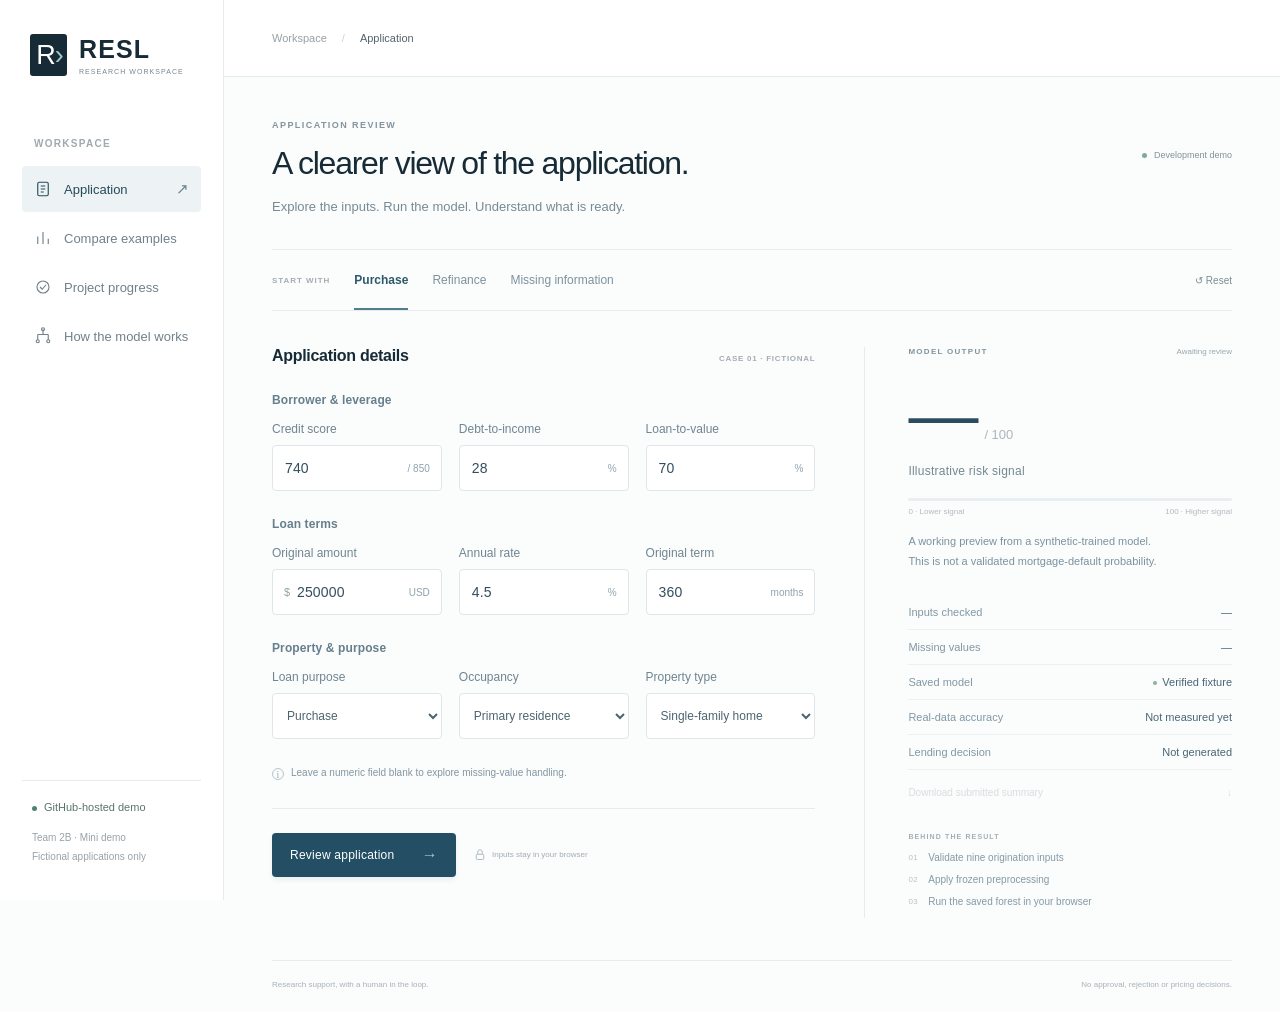
<file: index.html>
<!doctype html>
<html lang="en">
<head>
  <meta charset="utf-8"><meta name="viewport" content="width=device-width,initial-scale=1">
  <title>RESL — Application workspace</title>
  <link rel="stylesheet" href="./assets/app.css?v=df916734baf0"><script type="module" src="./assets/app.js?v=18d4ab597427"></script>
</head>
<body>
  <aside class="sidebar">
    <a class="brand" href="#application" aria-label="RESL home"><span class="brand-mark">R<span>›</span></span><span>RESL<span class="brand-sub">RESEARCH WORKSPACE</span></span></a>
    <div class="nav-label">WORKSPACE</div>
    <nav aria-label="Main navigation">
      <button class="nav-item active" data-view="application"><svg viewBox="0 0 24 24" aria-hidden="true"><rect x="5" y="3" width="14" height="18" rx="2"/><path d="M9 8h6M9 12h6M9 16h4"/></svg>Application<span class="nav-arrow">↗</span></button>
      <button class="nav-item" data-view="comparison"><svg viewBox="0 0 24 24" aria-hidden="true"><path d="M5 20V10M12 20V4M19 20v-7"/></svg>Compare examples</button>
      <button class="nav-item" data-view="progress"><svg viewBox="0 0 24 24" aria-hidden="true"><circle cx="12" cy="12" r="8"/><path d="m8 12 3 3 5-6"/></svg>Project progress</button>
      <button class="nav-item" data-view="model"><svg viewBox="0 0 24 24" aria-hidden="true"><path d="M12 3v7M5 10h14M5 10v7M19 10v7"/><circle cx="12" cy="3" r="2"/><circle cx="5" cy="19" r="2"/><circle cx="19" cy="19" r="2"/></svg>How the model works</button>
    </nav>
    <div class="sidebar-bottom"><span class="status-dot"></span><span>GitHub-hosted demo</span><p>Team 2B · Mini demo<br>Fictional applications only</p></div>
  </aside>

  <main>
    <header class="topbar"><div class="breadcrumb">Workspace<span>/</span><strong id="breadcrumb-current">Application</strong></div></header>
    <div class="page-content">
      <section id="application-view" class="view">
        <div class="page-heading"><div><p class="eyebrow">APPLICATION REVIEW</p><h1>A clearer view of the application.</h1><p class="intro">Explore the inputs. Run the model. Understand what is ready.</p></div><span class="demo-label"><span></span>Development demo</span></div>
        <div class="scenario-strip"><span class="scenario-label">START WITH</span><div class="scenario-options" id="scenario-options" role="group" aria-label="Choose a fictional scenario"><button class="scenario active" data-scenario="Purchase example">Purchase</button><button class="scenario" data-scenario="Refinance example">Refinance</button><button class="scenario" data-scenario="Missing credit score">Missing information</button></div><button id="reset-inputs" class="text-button">↺ Reset</button></div>

        <div class="workspace">
          <form id="application-form" novalidate>
            <div class="section-heading"><h2>Application details</h2><span id="case-label">CASE 01 · FICTIONAL</span></div>
            <div class="form-section"><h3>Borrower & leverage</h3><div class="field-grid">
              <label class="field">Credit score<div class="input-wrap"><input name="credit_score" inputmode="numeric" autocomplete="off" aria-label="Credit score"><span class="input-unit">/ 850</span></div></label>
              <label class="field">Debt-to-income<div class="input-wrap"><input name="dti" inputmode="decimal" autocomplete="off" aria-label="Debt-to-income ratio"><span class="input-unit">%</span></div></label>
              <label class="field">Loan-to-value<div class="input-wrap"><input name="ltv" inputmode="decimal" autocomplete="off" aria-label="Loan-to-value ratio"><span class="input-unit">%</span></div></label>
            </div></div>
            <div class="form-section"><h3>Loan terms</h3><div class="field-grid">
              <label class="field">Original amount<div class="input-wrap"><span class="input-prefix">$</span><input name="original_balance" inputmode="decimal" autocomplete="off" aria-label="Original loan amount in USD" class="with-prefix"><span class="input-unit">USD</span></div></label>
              <label class="field">Annual rate<div class="input-wrap"><input name="original_rate" inputmode="decimal" autocomplete="off" aria-label="Original annual interest rate"><span class="input-unit">%</span></div></label>
              <label class="field">Original term<div class="input-wrap"><input name="original_term" inputmode="numeric" autocomplete="off" aria-label="Original loan term"><span class="input-unit">months</span></div></label>
            </div></div>
            <div class="form-section"><h3>Property & purpose</h3><div class="field-grid">
              <label class="field">Loan purpose<select name="loan_purpose" aria-label="Loan purpose"></select></label>
              <label class="field">Occupancy<select name="occupancy" aria-label="Occupancy"></select></label>
              <label class="field">Property type<select name="property_type" aria-label="Property type"></select></label>
            </div></div>
            <p class="field-note"><span>i</span> Leave a numeric field blank to explore missing-value handling.</p>
            <p class="form-error" id="form-error" role="alert" hidden></p>
            <div class="form-actions"><button class="primary-button" id="run-button" type="submit">Review application <span>→</span></button><span class="privacy-note"><svg viewBox="0 0 16 16" aria-hidden="true"><rect x="3" y="7" width="10" height="7" rx="1.5"/><path d="M5 7V4a3 3 0 0 1 6 0v3"/></svg>Inputs stay in your browser</span></div>
          </form>

          <aside class="output-panel" aria-label="Model output">
            <div class="output-heading"><span class="eyebrow">MODEL OUTPUT</span><span id="result-state" class="result-state">Awaiting review</span></div>
            <div class="score-line" aria-live="polite"><span id="score">—</span><span class="score-unit">/ 100</span></div>
            <h2 class="score-label">Illustrative risk signal</h2>
            <div class="score-track"><span id="score-fill"></span></div><div class="scale-labels"><span>0 · Lower signal</span><span>100 · Higher signal</span></div>
            <p class="score-description">A working preview from a synthetic-trained model.<br>This is not a validated mortgage-default probability.</p>
            <dl class="result-details"><div><dt>Inputs checked</dt><dd id="checked-count">—</dd></div><div><dt>Missing values</dt><dd id="missing-count">—</dd></div><div><dt>Saved model</dt><dd><span class="verified-dot"></span>Verified fixture</dd></div><div><dt>Real-data accuracy</dt><dd>Not measured yet</dd></div><div><dt>Lending decision</dt><dd>Not generated</dd></div></dl>
            <p id="missing-note" class="missing-note" hidden></p>
            <button id="download-result" class="text-button download-link" disabled>Download submitted summary <span>↓</span></button>
            <div class="pipeline"><span class="eyebrow">BEHIND THE RESULT</span><ol><li><span>01</span>Validate nine origination inputs</li><li><span>02</span>Apply frozen preprocessing</li><li><span>03</span>Run the saved forest in your browser</li></ol></div>
          </aside>
        </div>
        <footer class="page-footer"><span>Research support, with a human in the loop.</span><span>No approval, rejection or pricing decisions.</span></footer>
      </section>

      <section id="comparison-view" class="view" hidden>
        <div class="page-heading"><div><p class="eyebrow">MODEL EXPLORATION</p><h1>Three cases. One saved model.</h1><p class="intro">Compare fictional applications using the same verified development package.</p></div><span class="demo-label"><span></span>Synthetic examples</span></div>
        <div class="comparison-header"><h2>Example comparison</h2><span>ILLUSTRATIVE SCORES · NOT RISK BANDS</span></div>
        <div class="table-scroll"><table class="comparison-table"><thead><tr><th>Fictional application</th><th>Credit score</th><th>DTI</th><th>LTV</th><th>Demo signal / 100</th><th></th></tr></thead><tbody id="comparison-body"></tbody></table></div>
        <p class="comparison-note">Each case differs in several inputs. Score differences are not causal feature explanations or validated lending recommendations.</p>
        <div class="editorial-note"><span class="eyebrow">WHY THIS MATTERS</span><h2>A repeatable flow, from inputs to output.</h2><p>Each example uses the same input checks, saved preprocessing and forest. The interface is working; evaluating performance on the accepted mortgage cohort is the next research step.</p></div>
      </section>

      <section id="progress-view" class="view" hidden>
        <div class="page-heading"><div><p class="eyebrow">PROJECT PROGRESS</p><h1>Built to demonstrate. Ready to evolve.</h1><p class="intro">A clear separation between working software and the remaining research.</p></div></div>
        <div class="progress-layout"><div class="milestones"><article><span class="milestone-number complete">01</span><div><span class="milestone-status">IMPLEMENTED & MERGED</span><h2>Source acquisition & reader</h2><p>Access records, archive integrity checks and streaming source-file profiling are in the repository. Licensed loan records remain outside public GitHub.</p></div></article><article><span class="milestone-number complete">02</span><div><span class="milestone-status">WORKING IN THIS DEMO</span><h2>The application flow</h2><p>Nine input fields, validation, a verified saved development model, local inference and explicit missing-data handling.</p></div></article><article><span class="milestone-number">03</span><div><span class="milestone-status pending">NEXT RESEARCH STEP</span><h2>Actual mortgage evaluation</h2><p>Finalize timing, dates, labels and splits. Compare candidates on common validation loans, calibrate the selected model and evaluate the untouched final test.</p></div></article></div><aside class="scope-note"><span class="eyebrow">TODAY'S SCOPE</span><h2>Demonstrate the workflow.<br>Keep the claims precise.</h2><p>The bundled forest was trained on invented software fixtures. This app does not access the licensed source files and makes no lending decision.</p><a href="https://github.com/HazimAli07/resl-capstone" target="_blank" rel="noreferrer">View project repository ↗</a></aside></div>
      </section>
      <section id="model-view" class="view" hidden>
        <div class="page-heading"><div><p class="eyebrow">THE MODEL, EXPLAINED</p><h1>Many small trees. One combined output.</h1><p class="intro">The demo uses a random forest. Here is what that means in plain language.</p></div></div>
        <div class="model-explanation"><article><span class="eyebrow">01 · WHAT GOES IN</span><h2>Nine pieces of loan information.</h2><p>Credit score, debt-to-income, loan-to-value, original loan amount, interest rate, term, purpose, occupancy and property type. Future repayment information is kept out of these inputs.</p><p>Debt-to-income compares debt payments with income. Loan-to-value compares the loan amount with the property value.</p></article><article><span class="eyebrow">02 · HOW IT CALCULATES</span><h2><span id="model-tree-count">—</span> small decision trees.</h2><p>A tree follows learned questions about the inputs until it reaches an output. The forest runs all its trees, averages their outputs, then multiplies that average by 100 for the displayed signal.</p><p id="model-math" class="model-math"></p></article><article><span class="eyebrow">03 · WHAT IT MEANS TODAY</span><h2>A working calculation, still a development model.</h2><p>This saved forest was trained on <strong><span id="model-training-count">—</span> fictional loans</strong>. A lower signal means a smaller model output for the fictional example. It is not a credit score, an accuracy percentage or a measured chance of default.</p><p>The real-data model still needs accepted timing, labels and splits, then training and evaluation on mortgage records. Real-mortgage accuracy has not been measured yet.</p></article></div>
        <div class="editorial-note"><span class="eyebrow">THE RESEARCH GOAL</span><h2>Study future mortgage problems using earlier information.</h2><p>The proposed research target is serious delinquency, foreclosure or REO within a 24-month window. The source date and outcome rules still need acceptance before real-data experiments. The app supports research and human review; it does not approve or reject a loan.</p></div>
      </section>
    </div>
  </main>

</body>
</html>
</file>
<file: assets/app.css>
:root{--ink:#172b37;--muted:#79858d;--line:#e7ebed;--blue:#214c63;--accent:#3e7b87;--canvas:#fbfcfc;--green:#4d8375;--sidebar:224px;font-family:-apple-system,BlinkMacSystemFont,"Segoe UI",sans-serif;color:var(--ink);background:var(--canvas);font-synthesis:none}
*{box-sizing:border-box}body{margin:0;font-size:14px;-webkit-font-smoothing:antialiased}button,input,select{font:inherit}button,a,input,select{-webkit-tap-highlight-color:transparent}button,a{touch-action:manipulation}button{cursor:pointer}a{color:inherit;text-decoration:none}button:focus-visible,a:focus-visible{outline:2px solid var(--accent);outline-offset:4px}[hidden]{display:none!important}
.sidebar{width:var(--sidebar);position:fixed;inset:0 auto 0 0;background:#fff;border-right:1px solid var(--line);padding:34px 22px;display:flex;flex-direction:column;z-index:2}.brand{display:flex;align-items:center;gap:12px;padding:0 8px;font-size:25px;font-weight:650;letter-spacing:.045em}.brand-mark{display:flex;align-items:center;justify-content:center;position:relative;width:37px;height:42px;background:var(--ink);color:#fff;font-size:27px;font-weight:350;letter-spacing:-3px;border-radius:3px}.brand-mark>span{font-size:27px;color:#a3c8c8;margin-left:2px}.brand-sub{display:block;font-size:7px;color:var(--muted);letter-spacing:.15em;margin-top:4px;font-weight:500}.nav-label{font-size:10px;letter-spacing:.13em;color:#a0a9ae;font-weight:600;margin:62px 12px 14px}.nav-item{border:0;background:none;display:flex;align-items:center;gap:12px;width:100%;text-align:left;padding:14px 12px;color:#71808a;border-radius:4px;margin:3px 0;font-size:13px;font-weight:500;white-space:nowrap}.nav-item svg{width:18px;height:18px;fill:none;stroke:currentColor;stroke-width:1.5}.nav-item.active{background:#edf3f4;color:#244b5b}.nav-arrow{margin-left:auto;font-size:15px;opacity:.65}.nav-item:not(.active) .nav-arrow{display:none}.sidebar-bottom{margin-top:auto;padding:20px 10px 0;border-top:1px solid var(--line);font-size:11px;color:#59746a}.status-dot,.verified-dot{display:inline-block;width:5px;height:5px;border-radius:50%;background:var(--green);margin-right:7px;vertical-align:middle}.sidebar-bottom p{line-height:1.9;color:#99a2a8;font-size:10px;margin:15px 0 0}
main{margin-left:var(--sidebar)}.topbar{height:77px;padding:0 48px;border-bottom:1px solid var(--line);display:flex;align-items:center;justify-content:space-between;background:#fff}.breadcrumb{font-size:11px;color:#97a0a7}.breadcrumb span{margin:0 15px;color:#ccd2d6}.breadcrumb strong{font-weight:500;color:#53636e}.page-content{max-width:1500px;margin:auto;padding:43px 48px 0}.page-heading{display:flex;justify-content:space-between;align-items:center;gap:24px;margin-bottom:31px}.eyebrow{font-size:9px;font-weight:650;letter-spacing:.16em;color:#83949d;margin:0 0 13px;display:block}h1{font-size:32px;font-weight:500;letter-spacing:-1.25px;line-height:1.25;margin:0 0 12px}h2,h3,p{margin-top:0}.intro{font-size:13px;color:#778a95;line-height:1.8;margin-bottom:0}.demo-label{display:flex;align-items:center;gap:7px;font-size:9px;color:#819297;white-space:nowrap;align-self:flex-start;margin-top:30px}.demo-label>span{width:5px;height:5px;border-radius:50%;background:#82a7a0}
.scenario-strip{display:flex;align-items:center;gap:24px;border-top:1px solid var(--line);border-bottom:1px solid var(--line);margin-bottom:36px;height:62px}.scenario-label{font-size:8px;letter-spacing:.12em;color:#a4adb2;font-weight:650}.scenario-options{height:100%;display:flex;gap:24px}.scenario{background:none;border:0;border-bottom:2px solid transparent;color:#7e929e;font-size:12px;padding:2px 0 0}.scenario.active{color:#2d596b;border-bottom-color:#527f8b;font-weight:550}.text-button{background:none;border:0;color:#7c8c95;font-size:10px;padding:8px 0}.scenario-strip>.text-button{margin-left:auto}
.workspace{display:grid;grid-template-columns:minmax(0,1.36fr) minmax(280px,.92fr);gap:49px}.section-heading{display:flex;align-items:baseline;justify-content:space-between;gap:15px;margin-bottom:28px}.section-heading h2{font-size:16px;font-weight:550;letter-spacing:-.3px;margin:0}.section-heading>span{font-size:8px;font-weight:600;letter-spacing:.09em;color:#a3adb4;white-space:nowrap}.form-section{margin-bottom:26px}.form-section h3{font-size:12px;color:#667f8d;font-weight:550;letter-spacing:.01em;margin-bottom:13px}.field-grid{display:grid;grid-template-columns:repeat(3,minmax(0,1fr));gap:17px}.field{font-size:12px;color:#6f8592;display:block;min-width:0;line-height:1.5}.input-wrap{margin-top:7px;position:relative;display:flex;align-items:center;background:white;border:1px solid #dfe6e9;border-radius:4px;height:46px;transition:border-color .18s}.input-wrap:focus-within{border-color:#6e99a4;box-shadow:0 0 0 1px #6e99a426}input{width:100%;min-width:0;border:0;outline:none;background:none;height:100%;color:#324d5d;font-size:14px;padding:0 48px 0 12px;letter-spacing:.01em;font-variant-numeric:tabular-nums}input.with-prefix{padding-left:24px}.input-unit{position:absolute;right:11px;color:#8fa2ad;font-size:10px;pointer-events:none}.input-prefix{position:absolute;left:11px;font-size:11px;color:#90a0a9}select{width:100%;height:46px;margin-top:7px;background:#fff;color:#4d6471;border:1px solid #dfe6e9;border-radius:4px;padding:0 23px 0 10px;font-size:12px;outline:none;text-overflow:ellipsis;cursor:pointer}select:focus{border-color:#6e99a4}.field-note{display:flex;gap:7px;align-items:center;font-size:10px;color:#8296a2;line-height:1.65;margin:8px 0 26px}.field-note>span{font:10px Georgia,serif;border:1px solid #b7c5cc;border-radius:50%;width:12px;height:12px;flex:none;text-align:center;line-height:11px;color:#9aaeb7}.form-actions{border-top:1px solid var(--line);padding-top:24px;display:flex;align-items:center;gap:18px}.primary-button{border:0;border-radius:4px;background:#234e63;color:#fff;padding:15px 18px;font-size:12px;letter-spacing:.02em;min-width:184px;display:flex;justify-content:space-between;align-items:center;gap:22px;box-shadow:0 3px 5px #162b3510;transition:background .2s,transform .2s}.primary-button:hover{background:#163c50}.primary-button:active{transform:translateY(1px)}.primary-button:disabled{opacity:.55;cursor:wait}.primary-button>span{font-size:16px;line-height:10px;color:#a3c6ce}.privacy-note{font-size:8px;color:#a1adb4;display:flex;align-items:center;gap:6px;white-space:nowrap}.privacy-note svg{width:12px;height:12px;fill:none;stroke:#a5b4bc;stroke-width:1.2}.form-error{font-size:11px;color:#a35c55;line-height:1.5;margin:12px 0;padding-left:10px;border-left:2px solid #c88c82}
.output-panel{border-left:1px solid var(--line);padding-left:43px}.output-heading{display:flex;justify-content:space-between;align-items:center;margin-bottom:24px}.output-heading .eyebrow{margin:0;font-size:8px}.result-state{font-size:8px;color:#9aa8af;white-space:nowrap}.result-state.ready{color:#5e9285}.score-line{display:flex;align-items:baseline;gap:9px;margin:0 0 8px;height:76px}.score-line>#score{font-size:70px;font-weight:300;letter-spacing:-3px;line-height:1;color:#294d5e;font-variant-numeric:tabular-nums}.score-unit{font-size:13px;color:#acb6bd;font-weight:400}.score-label{font-size:12px;font-weight:450;color:#738892;letter-spacing:.02em;margin:0 0 20px}.score-track{height:3px;background:#e9eff1;width:100%;border-radius:2px;overflow:hidden}.score-track>span{display:block;height:100%;width:0;background:#618c98;transition:width .5s ease}.scale-labels{display:flex;justify-content:space-between;font-size:8px;color:#b1bbc1;margin-top:6px}.score-description{font-size:11px;line-height:1.75;color:#7c929f;margin:16px 0 24px}.result-details{margin:0}.result-details>div{display:flex;justify-content:space-between;align-items:center;padding:11px 0;border-bottom:1px solid #edf0f1;font-size:11px}.result-details dt{color:#8298a5}.result-details dd{margin:0;color:#486675;font-weight:450}.verified-dot{width:4px;height:4px;margin-right:5px;background:#8caf9e}.download-link{font-size:10px;margin-top:9px;width:100%;display:flex;justify-content:space-between;align-items:center;color:#96a9b1}.download-link:disabled{opacity:.35;cursor:default}.missing-note{border-left:2px solid #c7b087;padding-left:10px;font-size:11px;line-height:1.8;color:#8e7e65;margin:15px 0 0}.pipeline{margin:27px 0 0}.pipeline>.eyebrow{font-size:7px;margin-bottom:12px;color:#a3afb5}.pipeline ol{padding:0;list-style:none;margin:0}.pipeline li{display:flex;gap:10px;align-items:center;font-size:10px;color:#839aa7;margin:11px 0}.pipeline li>span{font-size:8px;color:#b5c2c9;letter-spacing:.06em}.page-footer{display:flex;justify-content:space-between;border-top:1px solid var(--line);margin-top:42px;padding:19px 0 23px;font-size:8px;color:#a7b2b8;gap:20px}
.comparison-header{display:flex;justify-content:space-between;align-items:center;border-top:1px solid var(--line);padding-top:33px;margin-top:36px}.comparison-header h2{font-size:16px;font-weight:500}.comparison-header>span{font-size:8px;color:#9dacb3;letter-spacing:.08em}.table-scroll{overflow:auto}.comparison-table{width:100%;border-collapse:collapse;text-align:left;font-variant-numeric:tabular-nums}.comparison-table th{font-size:9px;color:#9ba8b0;font-weight:450;padding:18px 14px;border-bottom:1px solid var(--line)}.comparison-table th:first-child,.comparison-table td:first-child{padding-left:0}.comparison-table td{padding:26px 14px;border-bottom:1px solid var(--line);font-size:12px;color:#6b818d}.comparison-table td:first-child{color:#274a5d;font-weight:500}.case-index{font-size:9px;color:#aab8c0;margin-right:13px}.table-score{min-width:140px;display:flex;align-items:center;gap:14px}.table-score>span{width:100px;background:#e8eef1;height:3px}.table-score i{display:block;height:3px;background:#7195a0}.table-score strong{font-size:13px;font-weight:500;color:#365c70}.open-case{border:0;background:none;color:#708e9b;font-size:11px;white-space:nowrap}.comparison-note{font-size:10px;line-height:1.8;color:#9eacb3;margin:24px 0 0;max-width:730px}.editorial-note{margin-top:70px;border-top:1px solid var(--line);padding-top:30px;max-width:660px}.editorial-note h2,.scope-note h2{font-size:23px;letter-spacing:-.6px;font-weight:450;line-height:1.45}.editorial-note p,.scope-note p{font-size:12px;color:#9aa9b0;line-height:1.95}
.progress-layout{display:grid;grid-template-columns:1.5fr 1fr;gap:80px;margin-top:50px}.milestones article{display:flex;align-items:flex-start;gap:25px;position:relative;padding:0 0 37px}.milestones article:not(:last-child):before{content:"";position:absolute;left:18px;top:40px;bottom:7px;width:1px;background:var(--line)}.milestone-number{width:37px;height:37px;display:grid;place-items:center;flex:none;border:1px solid #dce6e9;border-radius:50%;color:#a6b4bc;font-size:10px}.milestone-number.complete{border-color:#a4bdb7;color:#5b8a7c}.milestone-status{font-size:8px;letter-spacing:.09em;color:#77a091}.milestone-status.pending{color:#a7b0b6}.milestones h2{font-size:17px;font-weight:500;letter-spacing:-.3px;margin:11px 0}.milestones p{font-size:11px;color:#9babb3;line-height:1.9;margin-bottom:0}.scope-note{border-left:1px solid var(--line);padding-left:38px;padding-top:4px}.scope-note a{display:block;margin-top:30px;font-size:10px;color:#587c8e}
@media(min-width:1600px){.page-content{padding-top:60px}.workspace{gap:70px}.output-panel{padding-left:60px}.field-grid{gap:25px}.page-heading{margin-bottom:42px}.scenario-strip{margin-bottom:46px}h1{font-size:36px}}
@media(max-width:1150px){:root{--sidebar:190px}.sidebar{padding:30px 14px}.page-content{padding:32px 30px 0}.topbar{padding:0 30px}.workspace{gap:28px;grid-template-columns:minmax(0,1.4fr) minmax(245px,1fr)}.output-panel{padding-left:26px}.field-grid{gap:10px}.privacy-note{display:none}h1{font-size:27px}.demo-label{font-size:8px}.scenario-options{gap:18px}.scenario-strip{gap:18px}.progress-layout{gap:36px}.scope-note{padding-left:26px}}
@media(max-width:900px){.sidebar{position:static;width:100%;height:auto;padding:20px 24px;flex-direction:row;justify-content:space-between;align-items:center;border-right:0;border-bottom:1px solid var(--line)}.brand{font-size:20px;padding:0}.brand-mark{height:34px;width:30px;font-size:23px}.brand-sub,.nav-label,.sidebar-bottom,.nav-item svg,.nav-arrow{display:none}.sidebar nav{display:flex;gap:5px}.nav-item{font-size:10px;padding:11px 12px;width:auto}.topbar{height:56px}main{margin-left:0}.page-content{padding-top:30px}.workspace{grid-template-columns:1fr 0.85fr;gap:32px}.page-heading{gap:18px}.intro{font-size:11px}.demo-label{display:none}.scenario-strip{margin-bottom:30px}.field-grid{grid-template-columns:repeat(2,minmax(0,1fr));gap:14px}.form-section .field:last-child{grid-column:span 2}.form-section{margin-bottom:23px}.progress-layout{grid-template-columns:1fr;gap:20px}.scope-note{border-left:0;border-top:1px solid var(--line);padding:28px 0}.page-footer{margin-top:35px}}
@media(max-width:600px){.sidebar{padding:17px 20px}.brand{font-size:19px;gap:9px}.sidebar nav{gap:0}.nav-item{font-size:9px;padding:10px 8px}.topbar{padding:0 22px}.page-content{padding:27px 22px 0}.breadcrumb{font-size:10px}.breadcrumb span{margin:0 10px}h1{font-size:27px;max-width:300px}.intro{font-size:11px;line-height:1.8;max-width:280px}.page-heading{margin-bottom:26px}.eyebrow{font-size:8px}.scenario-label{display:none}.scenario-strip{gap:10px;height:60px}.scenario-options{gap:19px}.scenario{font-size:10px}.scenario-strip>.text-button{font-size:9px}.workspace{grid-template-columns:1fr;gap:36px}.section-heading{margin-bottom:27px}.field-grid{grid-template-columns:repeat(3,minmax(0,1fr));gap:12px}.form-section .field:last-child{grid-column:auto}.field{font-size:9px}input{font-size:13px;padding-left:9px;padding-right:35px}.input-unit{right:7px;font-size:7px}select{font-size:9px;padding-left:7px}.primary-button{min-width:205px}.output-panel{border-left:0;border-top:1px solid var(--line);padding:30px 0 0}.score-line>#score{font-size:74px}.score-description{font-size:10px}.result-details>div,.pipeline li{font-size:10px}.page-footer{flex-direction:column;gap:8px;font-size:9px}.comparison-header{align-items:flex-start;gap:18px}.comparison-header>span{font-size:7px;max-width:120px;line-height:1.6}.comparison-table{min-width:650px}.editorial-note{margin-top:45px}.comparison-note{font-size:11px}.scope-note h2{font-size:22px}}
@media(prefers-reduced-motion:reduce){*{transition:none!important;scroll-behavior:auto!important}}
.model-explanation{border-top:1px solid var(--line);margin-top:36px;display:grid;grid-template-columns:repeat(3,minmax(0,1fr));gap:32px;padding-top:36px}.model-explanation article+article{border-left:1px solid var(--line);padding-left:30px}.model-explanation h2{font-size:21px;font-weight:450;line-height:1.45;letter-spacing:-.5px;max-width:290px}.model-explanation p{font-size:12px;line-height:1.95;color:#7d939e}.model-explanation .model-math{color:#315c70;border-top:1px solid var(--line);padding-top:18px;margin-top:24px;font-variant-numeric:tabular-nums}@media(max-width:1000px){.model-explanation{grid-template-columns:1fr;gap:22px}.model-explanation article+article{border-left:0;border-top:1px solid var(--line);padding:24px 0 0}.model-explanation h2{max-width:none}}@media(max-width:900px){.nav-item{font-size:9px;padding:10px 8px}}@media(max-width:600px){.sidebar{flex-wrap:wrap;gap:16px}.sidebar nav{width:100%;justify-content:space-between}.nav-item{font-size:9px;padding:9px 5px}}
</file>
